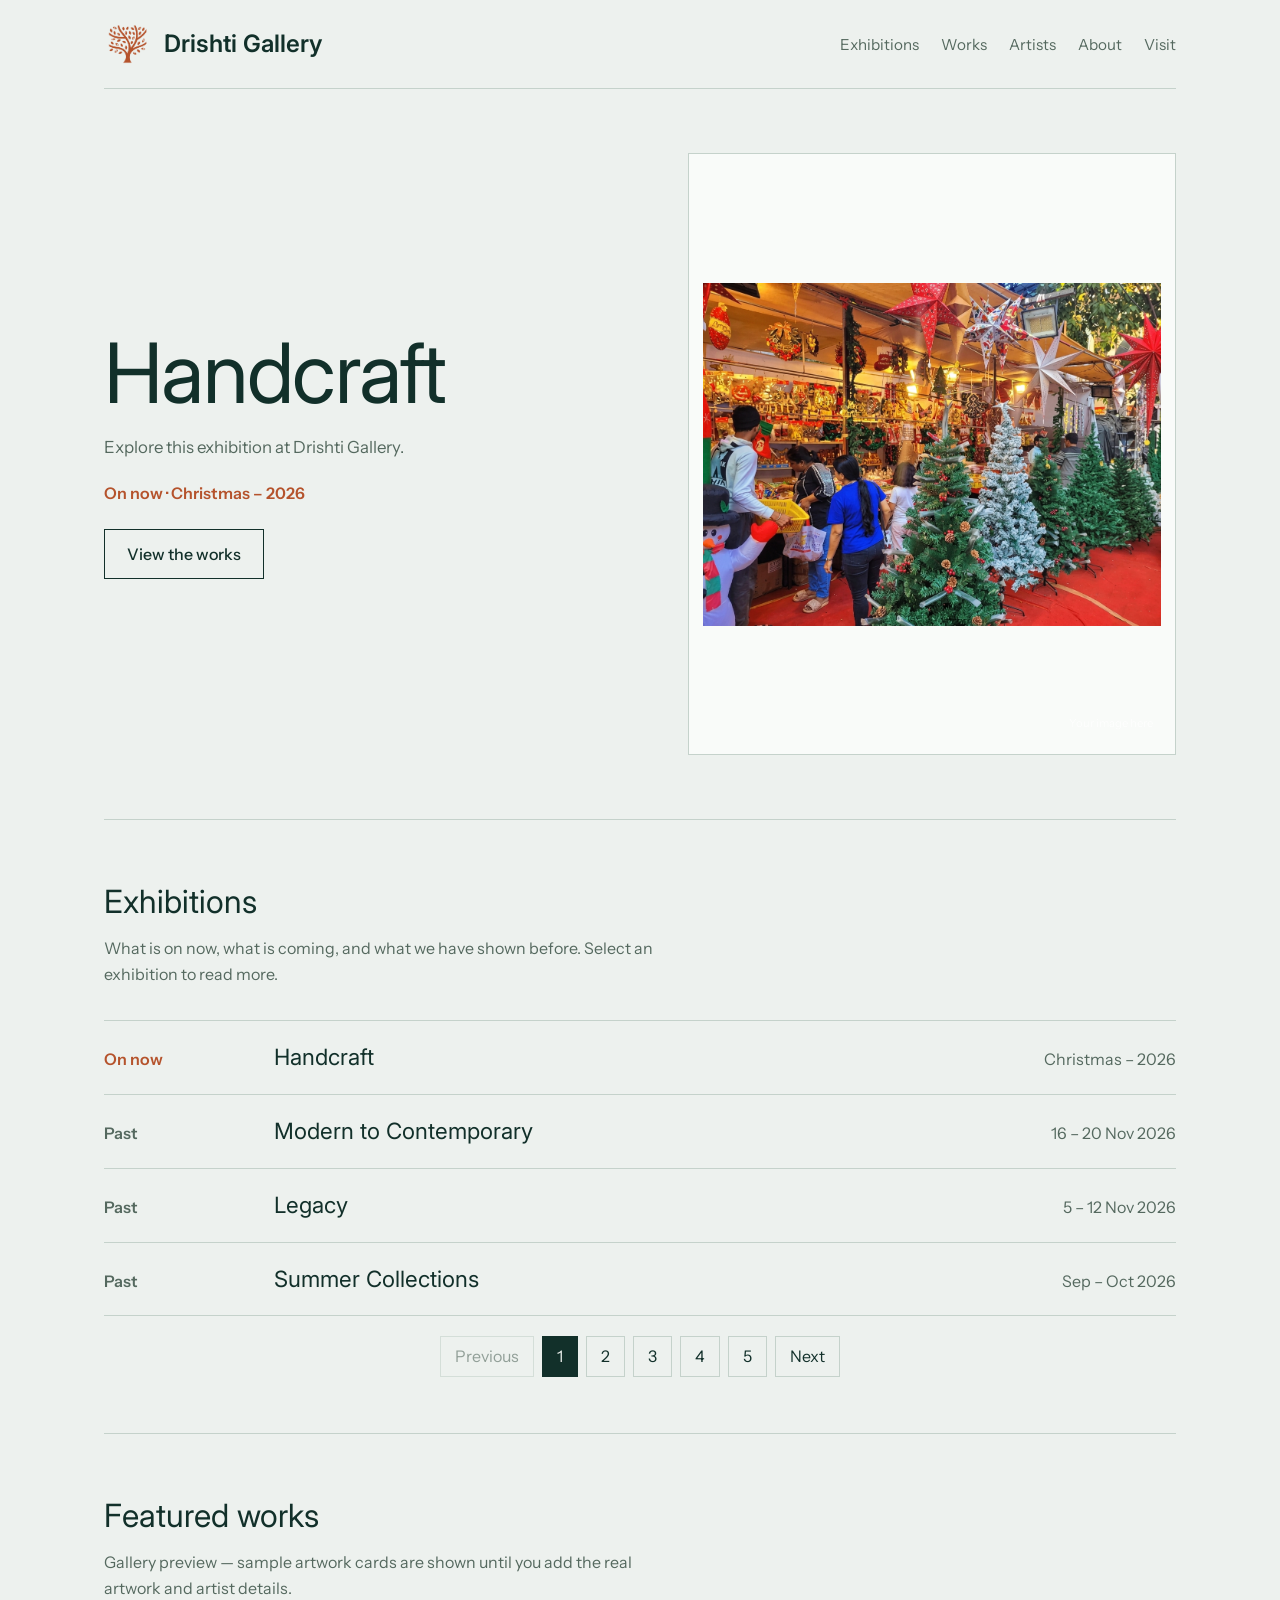
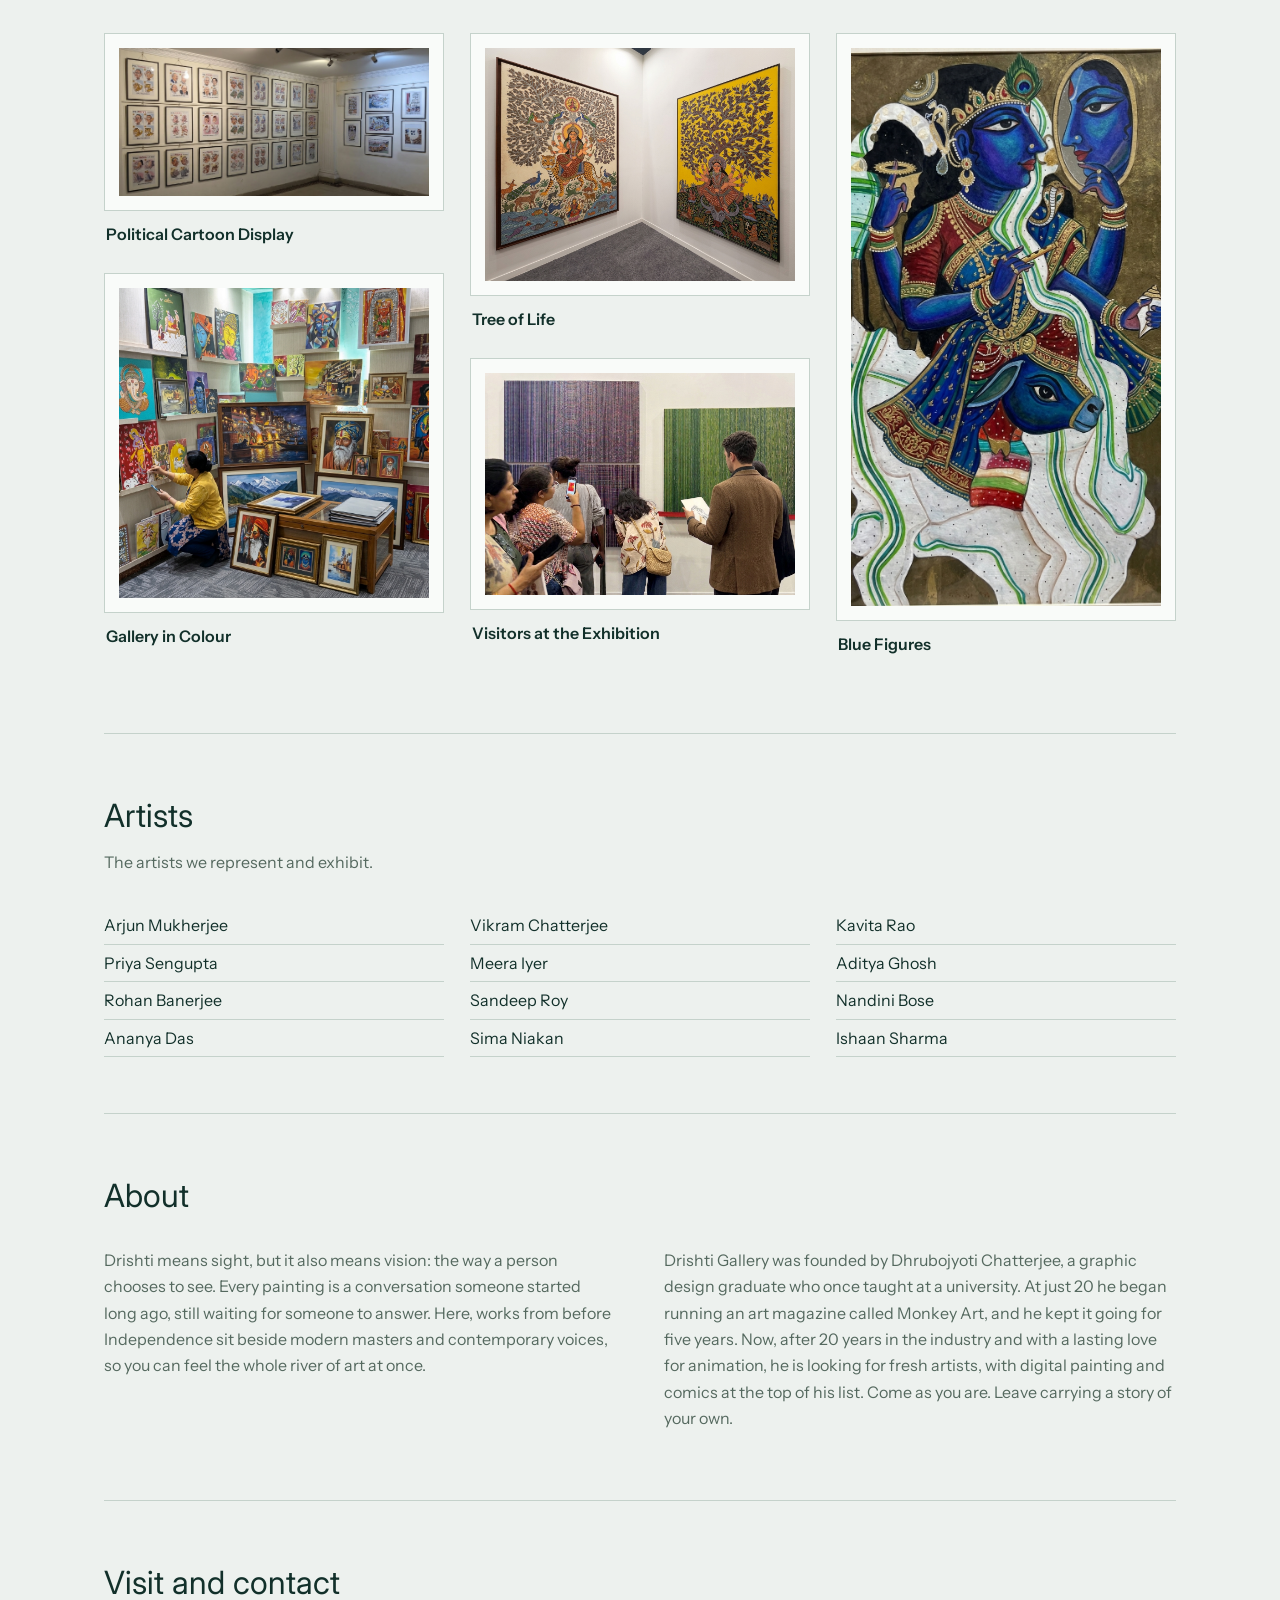
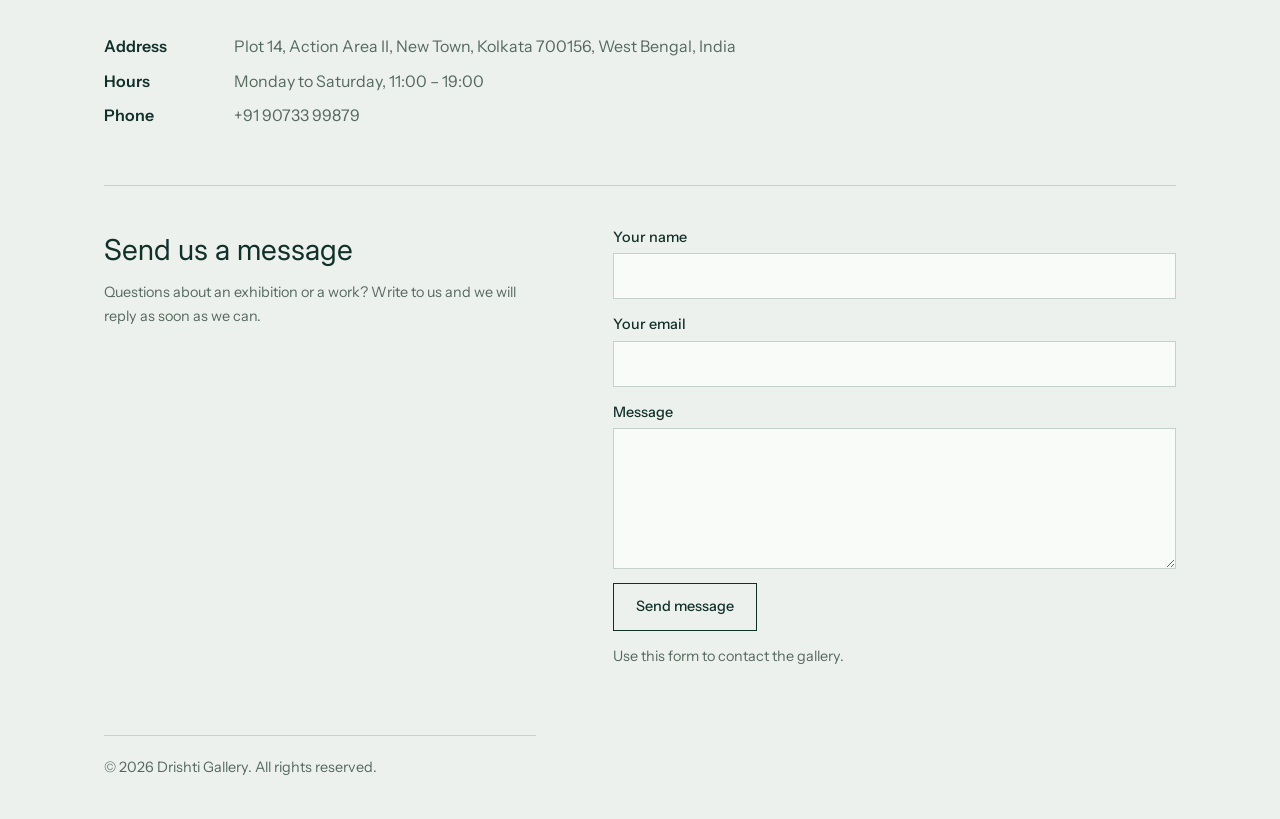
<file: index.html>
<!DOCTYPE html>
<html lang="en" dir="ltr">
<head>
<meta charset="utf-8">
<meta name="viewport" content="width=device-width, initial-scale=1, viewport-fit=cover">
<title>Drishti Gallery — Exhibitions and Artists</title>
<link rel="icon" type="image/png" sizes="64x64" href="favicon.png?v=2">
<link rel="stylesheet" href="style.css">
</head>
<body>
<div class="wrap">
  <header>
    <div class="brand"><img src="drishti.png" alt="Drishti Gallery logo"><b>Drishti Gallery</b></div>
    <nav><a href="#exhibitions">Exhibitions</a><a href="#works">Works</a><a href="#artists">Artists</a><a href="#about">About</a><a href="#visit">Visit</a></nav>
  </header>

  <div class="hero">
    <div>
      <h1>Legacy</h1>
      <p>Explore current and upcoming exhibitions at Drishti Gallery.</p>
      <div class="when">November 5 – 12, 2026</div>
      <a class="btn" href="#works">View the works</a>
    </div>
    <div class="frame"><div class="art" id="heroart" style="aspect-ratio:4/5"></div></div>
  </div>

  <section id="exhibitions">
    <h2>Exhibitions</h2>
    <p class="sub">What is on now, what is coming, and what we have shown before. Select an exhibition to read more.</p>
    <div class="ex" data-start="2026-12-01" data-end="2026-12-31"><div class="st">Upcoming</div><h3>Handcraft</h3><span class="d">Christmas – 2026</span></div>
    <div class="ex" data-start="2026-11-16" data-end="2026-11-20"><div class="st">Upcoming</div><h3>Modern to Contemporary</h3><span class="d">16 – 20 Nov 2026</span></div>
    <div class="ex" data-start="2026-11-05" data-end="2026-11-12"><div class="st">On now</div><h3>Legacy</h3><span class="d">5 – 12 Nov 2026</span></div>
    <div class="ex past" data-start="2026-09-01" data-end="2026-10-31"><div class="st">Past</div><h3>Summer Collections</h3><span class="d">Sep – Oct 2026</span></div>
    <div class="ex past" data-start="2025-05-01" data-end="2025-06-30"><div class="st">Past</div><h3>The Earthbound Divine</h3><span class="d">May – Jun 2025</span></div>
    <div class="ex past" data-start="2025-06-01" data-end="2025-06-30"><div class="st">Past</div><h3>Monsoon Reverie</h3><span class="d">Jun 2025</span></div>
    <div class="ex past" data-start="2025-04-01" data-end="2025-04-30"><div class="st">Past</div><h3>स्वर्णिम Swarnim</h3><span class="d">Apr 2025</span></div>
    <div class="ex past" data-start="2025-03-01" data-end="2025-03-31"><div class="st">Past</div><h3>Comics</h3><span class="d">Mar 2025</span></div>
    <div class="ex past" data-start="2024-12-01" data-end="2024-12-31"><div class="st">Past</div><h3>Colours of the Delta</h3><span class="d">Dec 2024</span></div>
    <div class="ex past" data-start="2024-11-01" data-end="2024-11-30"><div class="st">Past</div><h3>Echoes in Ink</h3><span class="d">Nov 2024</span></div>
    <div class="ex past" data-start="2024-10-01" data-end="2024-10-31"><div class="st">Past</div><h3>The Quiet Hour</h3><span class="d">Oct 2024</span></div>
    <div class="ex past" data-start="2024-09-01" data-end="2024-09-30"><div class="st">Past</div><h3>Fragments of Light</h3><span class="d">Sep 2024</span></div>
    <div class="ex past" data-start="2023-12-01" data-end="2023-12-31"><div class="st">Past</div><h3>Pigments and Parables</h3><span class="d">Dec 2023</span></div>
    <div class="ex past" data-start="2023-10-01" data-end="2023-11-30"><div class="st">Past</div><h3>Lines of Memory</h3><span class="d">Oct – Nov 2023</span></div>
    <div class="ex past" data-start="2023-08-01" data-end="2023-08-31"><div class="st">Past</div><h3>Whispers in Terracotta</h3><span class="d">Aug 2023</span></div>
    <div class="ex past" data-start="2023-03-01" data-end="2023-03-31"><div class="st">Past</div><h3>The Weaver’s Palette</h3><span class="d">Mar 2023</span></div>
    <div class="ex past" data-start="2022-12-01" data-end="2022-12-31"><div class="st">Past</div><h3>Studio Dialogues</h3><span class="d">Dec 2022</span></div>
    <div class="ex past" data-start="2022-10-01" data-end="2022-11-30"><div class="st">Past</div><h3>Rivers of Colour</h3><span class="d">Oct – Nov 2022</span></div>
    <div class="ex past" data-start="2022-07-01" data-end="2022-07-31"><div class="st">Past</div><h3>Shadows and Gold</h3><span class="d">Jul 2022</span></div>
    <div class="ex past" data-start="2022-03-01" data-end="2022-03-31"><div class="st">Past</div><h3>Canvas Chronicles</h3><span class="d">Mar 2022</span></div>
    <p class="empty" id="empty" hidden>No exhibitions on this page yet.</p>
    <div class="pager" id="pager" role="navigation" aria-label="Exhibition pages"></div>
  </section>

  <section id="works">
    <h2>Featured works</h2>
    <p class="sub">Gallery preview — sample artwork cards are shown until you add the real artwork and artist details.</p>
    <div class="wall" id="wall"></div>
  </section>

  <section id="artists">
    <h2>Artists</h2>
    <p class="sub">The artists we represent and exhibit.</p>
    <ul class="artists">
      <li>Arjun Mukherjee</li><li>Priya Sengupta</li><li>Rohan Banerjee</li><li>Ananya Das</li>
      <li>Vikram Chatterjee</li><li>Meera Iyer</li><li>Sandeep Roy</li><li>Sima Niakan</li>
      <li>Kavita Rao</li><li>Aditya Ghosh</li><li>Nandini Bose</li><li>Ishaan Sharma</li>
    </ul>
  </section>

  <section id="about">
    <h2>About</h2>
    <div class="two" style="margin-top:24px">
      <p>Drishti means sight, but it also means vision: the way a person chooses to see. Every painting is a conversation someone started long ago, still waiting for someone to answer. Here, works from before Independence sit beside modern masters and contemporary voices, so you can feel the whole river of art at once.</p>
      <p>Drishti Gallery was founded by Dhrubojyoti Chatterjee, a graphic design graduate who once taught at a university. At just 20 he began running an art magazine called Monkey Art, and he kept it going for five years. Now, after 20 years in the industry and with a lasting love for animation, he is looking for fresh artists, with digital painting and comics at the top of his list. Come as you are. Leave carrying a story of your own.</p>
    </div>
  </section>

  <section id="visit">
    <h2>Visit and contact</h2>
    <dl style="margin-top:24px">
      <dt>Address</dt><dd>Plot 14, Action Area II, New Town, Kolkata 700156, West Bengal, India</dd>
      <dt>Hours</dt><dd>Monday to Saturday, 11:00 – 19:00</dd>
      <dt>Phone</dt><dd>+91 90733 99879</dd>
    </dl>
  </section>

  <footer id="contact">
    <div class="msg">
      <div>
        <h2>Send us a message</h2>
        <p>Questions about an exhibition or a work? Write to us and we will reply as soon as we can.</p>
      </div>
      <form id="msgform" action="https://formspree.io/f/xrpqzkjn" method="POST">
        <input type="text" name="_gotcha" style="display:none">
        <label>Your name<input id="mname" name="name" autocomplete="name" required></label>
        <label>Your email<input id="memail" name="email" type="email" autocomplete="email" required></label>
        <label>Message<textarea id="mtext" name="message" rows="5" required></textarea></label>
        <button class="btn" type="submit">Send message</button>
        <p class="email-fallback">Use this form to contact the gallery.</p>
        <p id="mnote" role="status"></p>
      </form>
    </div>
    <p class="copy">© 2026 Drishti Gallery. All rights reserved.</p>
  </footer>
</div>

<dialog id="exdlg" aria-label="Exhibition details">
  <button type="button" id="exclose" aria-label="Close">×</button>
  <div class="art" id="exart" style="aspect-ratio:5/3"></div>
  <div class="meta"><p id="extag"></p><h3 id="extitle"></h3><p id="exdate"></p><p id="exdesc"></p></div>
</dialog>

<dialog id="dlg" aria-label="Artwork">
  <button type="button" id="close" aria-label="Close">×</button>
  <div class="art" id="dart"></div>
  <div class="meta"><h3 id="dt"></h3><p id="dm"></p></div>
</dialog>

<script>
// Gallery items are loaded from gallery.json.
function paint(el,w){el.style.background=w.img?"url('"+w.img+"') center/cover":w.g;if(w.img)el.classList.add("has")}
var exhibitionImages={"Legacy":"legacy.png","Handcraft":"handcraft.png","Summer Collections":"uploads/Summer Collection.png","The Earthbound Divine":"uploads/The Earthbound Divine.png","Monsoon Reverie":"uploads/Monsoon Reverie.png","Comics":"uploads/comic.png","स्वर्णिम Swarnim":"uploads/स्वर्णिम Swarnim.png","Fragments of Light":"uploads/Fragments of Light.png"};
function exhibitionImage(title){var path=exhibitionImages[title];return path?path.split("/").map(encodeURIComponent).join("/"):null}
(function(){
  var PER=4,rows=[].slice.call(document.querySelectorAll("#exhibitions .ex")),pg=document.getElementById("pager"),cur=1,n=Math.max(5,Math.ceil(rows.length/PER));
  function localDate(value){var p=value.split("-");return new Date(Number(p[0]),Number(p[1])-1,Number(p[2]))}
  var today=new Date();today.setHours(0,0,0,0);
  rows.forEach(function(row){
    var start=localDate(row.getAttribute("data-start")),end=localDate(row.getAttribute("data-end")),label=row.querySelector(".st"),status;
    if(today<start)status="Upcoming";else if(today>end)status="Past";else status="On now";
    label.textContent=status;row.classList.toggle("past",status==="Past");
  });
  var currentRow=rows.filter(function(row){return row.querySelector(".st").textContent==="On now"})[0];
  var nextRows=rows.filter(function(row){return row.querySelector(".st").textContent==="Upcoming"}).sort(function(a,b){return localDate(a.getAttribute("data-start"))-localDate(b.getAttribute("data-start"))});
  var heroRow=currentRow||nextRows[0]||rows.slice().sort(function(a,b){return localDate(b.getAttribute("data-end"))-localDate(a.getAttribute("data-end"))})[0];
  var hero=document.querySelector(".hero"),heroTitle=hero.querySelector("h1"),heroDate=hero.querySelector(".when"),heroFrame=hero.querySelector(".frame"),heroArt=document.getElementById("heroart");
  if(heroRow){
    var heroName=heroRow.querySelector("h3").textContent,heroImage=exhibitionImage(heroName);
    heroTitle.textContent=heroName;
    heroDate.textContent=heroRow.querySelector(".st").textContent+" · "+heroRow.querySelector(".d").textContent;
    hero.querySelector("p").textContent="Explore this exhibition at Drishti Gallery.";
    heroFrame.hidden=!heroImage;hero.classList.toggle("no-image",!heroImage);
    heroArt.style.background=heroImage?'url("'+heroImage+'") center/contain no-repeat':"none";
    heroArt.classList.toggle("exhibition-poster",!!heroImage);
  }else{hero.hidden=true}

  function btn(label,page,dis,on,aria){var b=document.createElement("button");b.type="button";b.textContent=label;b.disabled=dis;if(on)b.setAttribute("aria-current","page");if(aria)b.setAttribute("aria-label",aria);b.onclick=function(){cur=page;show()};return b}
  function show(){
    var s=(cur-1)*PER,e=s+PER,last=null;
    rows.forEach(function(r,i){var v=i>=s&&i<e;r.hidden=!v;r.classList.remove("last");if(v)last=r});
    if(last)last.classList.add("last");
    document.getElementById("empty").hidden=s<rows.length;
    pg.innerHTML="";
    pg.appendChild(btn("Previous",cur-1,cur===1,false));
    for(var p=1;p<=n;p++)pg.appendChild(btn(String(p),p,p===cur,p===cur,"Page "+p));
    pg.appendChild(btn("Next",cur+1,cur===n,false));
  }
  show();
})();
(function(){
  var T=[
    {n:"Digital Comics",d:"Stories told panel by panel on screen. This exhibition follows how artists build characters, pace a page, and use colour and lettering to carry a reader from one frame to the next.",s:'<svg xmlns="http://www.w3.org/2000/svg" viewBox="0 0 600 360"><rect width="600" height="360" fill="#2d3fd3"/><rect x="30" y="30" width="250" height="150" fill="#f9faf8"/><rect x="300" y="30" width="270" height="70" fill="#f9faf8"/><rect x="300" y="115" width="270" height="65" fill="#ffd166"/><rect x="30" y="195" width="540" height="135" fill="#f9faf8"/><ellipse cx="150" cy="95" rx="70" ry="38" fill="#2d3fd3"/><path d="M120 125l-14 28 40-20z" fill="#2d3fd3"/><circle cx="440" cy="262" r="46" fill="#ef476f"/></svg>'},
    {n:"Digital Painting",d:"Painting without a canvas. Layers, light and texture are built with a pen and a tablet, and the works show how classic ideas of colour and composition live on in a new medium.",s:'<svg xmlns="http://www.w3.org/2000/svg" viewBox="0 0 600 360"><defs><linearGradient id="g" x1="0" y1="0" x2="1" y2="1"><stop offset="0" stop-color="#1f6f5c"/><stop offset="1" stop-color="#a8d5c2"/></linearGradient></defs><rect width="600" height="360" fill="url(#g)"/><circle cx="460" cy="90" r="50" fill="#f7e3a1"/><path d="M-10 250C120 170 220 330 330 240S520 170 620 230V380H-10Z" fill="#e0a526" opacity=".85"/><path d="M-10 300C140 240 250 360 380 290S540 260 620 300V380H-10Z" fill="#c8553d" opacity=".9"/></svg>'},
    {n:"Illustration",d:"Images that tell a story or hold an idea. From book covers to editorial drawings, this exhibition looks at how a single picture can say what pages of text cannot.",s:'<svg xmlns="http://www.w3.org/2000/svg" viewBox="0 0 600 360"><rect width="600" height="360" fill="#f2c9a0"/><circle cx="130" cy="110" r="46" fill="#6b3fa0"/><circle cx="480" cy="250" r="56" fill="#ef476f" opacity=".85"/><path d="M300 330C220 250 220 120 300 40C380 120 380 250 300 330Z" fill="#1f6f5c"/><path d="M300 330V70" stroke="#f9faf8" stroke-width="6" fill="none"/></svg>'}
  ];
  var dlg=document.getElementById("exdlg"),art=document.getElementById("exart");
  [].slice.call(document.querySelectorAll("#exhibitions .ex")).forEach(function(r,i){
    var t=T[i%3];
    r.tabIndex=0;r.setAttribute("role","button");
    function open(){
      var title=r.querySelector("h3").textContent;
      var exhibitFile=exhibitionImage(title);
      art.hidden=!exhibitFile;
      art.style.background=exhibitFile?'url("'+exhibitFile+'") center/contain no-repeat':"none";
      art.classList.toggle("exhibition-poster",!!exhibitFile);
      document.getElementById("extag").textContent=t.n;
      document.getElementById("extitle").textContent=r.querySelector("h3").textContent;
      document.getElementById("exdate").textContent=r.querySelector(".st").textContent+" · "+r.querySelector(".d").textContent;
      document.getElementById("exdesc").textContent=t.d;
      dlg.showModal();
    }
    r.addEventListener("click",open);
    r.addEventListener("keydown",function(e){if(e.key==="Enter"||e.key===" "){e.preventDefault();open()}});
  });
  document.getElementById("exclose").onclick=function(){dlg.close()};
  dlg.addEventListener("click",function(e){if(e.target===dlg)dlg.close()});
})();

var wall=document.getElementById("wall"),dlg=document.getElementById("dlg");
fetch("gallery.json?v=5").then(function(r){if(!r.ok)throw new Error("Gallery data not found");return r.json()}).then(function(data){var WORKS=Array.isArray(data)?data:data.works;WORKS.forEach(function(w){
  var b=document.createElement("button");b.type="button";b.className="work";
  b.innerHTML='<div class="frame"><div class="art"></div></div><div class="cap"><b></b><span></span></div>';
  var a=b.querySelector(".art");a.style.aspectRatio=w.r;paint(a,w);
  b.querySelector("b").textContent=w.title;
  var artist=b.querySelector("span");if(w.artist&&w.artist.trim()!=="Artist not listed")artist.textContent=w.artist;else artist.remove();
  b.onclick=function(){
    var d=document.getElementById("dart");d.className="art";d.style.aspectRatio=w.r;paint(d,w);
    document.getElementById("dt").textContent=w.title;
    document.getElementById("dm").textContent=((w.artist||"").trim()&&w.artist.trim()!=="Artist not listed"?w.artist.trim()+", ":"")+w.d;
    dlg.showModal();
  };
  wall.appendChild(b);
});
}).catch(function(){wall.textContent="Gallery works could not be loaded.";});
document.getElementById("close").onclick=function(){dlg.close()};
dlg.addEventListener("click",function(e){if(e.target===dlg)dlg.close()});
</script>
</body>
</html>
</file>
<file: style.css>
/* Drishti Gallery: stylesheet
   Palette: emerald and copper (light and dark)
   To change the look, edit the variables in the first two blocks only. */

@import url("https://fonts.googleapis.com/css2?family=Instrument+Sans:wght@400;500;600&family=Inter:wght@400;500;600;700&display=swap");

/* ---------- Colours and fonts ---------- */
:root {
  /* light theme */
  --bg: #edf1ee;      /* page background */
  --ink: #12302a;     /* main text, deep emerald */
  --mute: #55695f;    /* secondary text */
  --line: #c5d2cb;    /* hairlines and borders */
  --accent: #b5532c;  /* copper: links, dates, hover, focus */
  --mat: #f9fbf9;     /* cards, frames, form fields */

  /* fonts */
  --font-display: "Inter", system-ui, sans-serif;
  --font-body: "Instrument Sans", system-ui, sans-serif;

  color-scheme: light;
  box-sizing: border-box;
  padding-top: env(safe-area-inset-top, 0px);
  padding-bottom: env(safe-area-inset-bottom, 0px);
}

/* dark theme: follows the visitor's device unless data-theme="light" is set */
@media (prefers-color-scheme: dark) {
  :root:not([data-theme="light"]) {
    --bg: #0f1a16;
    --ink: #e5ece8;
    --mute: #93a59c;
    --line: #2a3a33;
    --accent: #e8935f;
    --mat: #17241f;
    color-scheme: dark;
  }
}
:root[data-theme="dark"] {
  --bg: #0f1a16;
  --ink: #e5ece8;
  --mute: #93a59c;
  --line: #2a3a33;
  --accent: #e8935f;
  --mat: #17241f;
  color-scheme: dark;
}

/* ---------- Base ---------- */
html { scroll-padding-top: env(safe-area-inset-top, 0px); scroll-behavior: smooth; }
* { box-sizing: border-box; }
body { margin: 0; background: var(--bg); color: var(--ink); font-family: var(--font-body); line-height: 1.65; }
h1, h2, h3 { font-family: var(--font-display); font-weight: 400; margin: 0; }
a { color: inherit; }
:focus-visible { outline: 2px solid var(--accent); outline-offset: 3px; }
.wrap { max-width: 1120px; margin: 0 auto; padding: 0 24px; }

/* ---------- Header ---------- */
header { display: flex; justify-content: space-between; align-items: center; gap: 16px; flex-wrap: wrap; padding: 20px 0; border-bottom: 1px solid var(--line); }
header b { font-family: var(--font-display); font-size: 1.5rem; font-weight: 600; }
.brand { display: flex; align-items: center; gap: 12px; }
.brand img { display: block; width: 48px; height: 48px; object-fit: cover; border-radius: 50%; }
nav a { margin-left: 22px; text-decoration: none; color: var(--mute); font-size: .95rem; }
nav a:hover { color: var(--accent); }

/* ---------- Hero ---------- */
.hero { display: grid; grid-template-columns: 1.1fr 1fr; gap: 48px; align-items: center; padding: 64px 0; }
.hero.no-image { grid-template-columns: 1fr; }
.hero h1 { font-size: clamp(2.6rem, 7vw, 5.2rem); line-height: 1.05; letter-spacing: -.02em; margin-bottom: 18px; }
.hero p { color: var(--mute); max-width: 30em; margin: 0 0 8px; font-size: 1.05rem; }
.hero .when { color: var(--accent); font-weight: 600; margin: 18px 0 22px; }

/* ---------- Buttons ---------- */
.btn { display: inline-block; padding: 11px 22px; border: 1px solid var(--ink); text-decoration: none; font-weight: 500; }
.btn:hover { background: var(--ink); color: var(--bg); }

/* ---------- Frames and artwork ---------- */
.frame { background: var(--mat); padding: 14px; border: 1px solid var(--line); }
.art { width: 100%; background-size: cover; background-position: center; position: relative; }
.art::after { content: "Your image here"; position: absolute; right: 8px; bottom: 8px; font-size: .7rem; color: #fff; opacity: .8; }
.art.has::after { display: none; }
.art.exhibition-poster { background-color: var(--mat); }

/* ---------- Sections ---------- */
section { border-top: 1px solid var(--line); padding: 56px 0; }
section > h2 { font-size: 2rem; margin-bottom: 6px; }
section > .sub { color: var(--mute); margin: 0 0 32px; max-width: 36em; }

/* ---------- Exhibitions list ---------- */
.ex { display: grid; grid-template-columns: 150px 1fr auto; gap: 20px; align-items: baseline; padding: 18px 0; border-top: 1px solid var(--line); cursor: pointer; }
.ex.last { border-bottom: 1px solid var(--line); }
.ex[hidden] { display: none; }
.ex .st { font-weight: 600; color: var(--accent); }
.ex.past .st { color: var(--mute); }
.ex h3 { font-size: 1.4rem; }
.ex:hover h3 { color: var(--accent); }
.ex span.d { color: var(--mute); }

/* pagination */
.pager { display: flex; justify-content: center; gap: 8px; margin-top: 20px; flex-wrap: wrap; }
.pager button { font: inherit; background: none; color: var(--ink); border: 1px solid var(--line); padding: 6px 14px; cursor: pointer; }
.pager button:not(:disabled):hover { border-color: var(--accent); }
.pager button[aria-current] { background: var(--ink); color: var(--bg); border-color: var(--ink); }
.pager button:disabled { color: var(--mute); cursor: default; opacity: .6; }
.pager button[aria-current]:disabled { color: var(--bg); opacity: 1; }
.empty { margin: 0; padding: 24px 0; text-align: center; color: var(--mute); border-top: 1px solid var(--line); border-bottom: 1px solid var(--line); }

/* ---------- Featured works ---------- */
.wall { columns: 3 250px; column-gap: 26px; }
.work { break-inside: avoid; margin: 0 0 26px; cursor: pointer; background: none; border: 0; padding: 0; width: 100%; text-align: left; font: inherit; color: inherit; display: block; }
.work:hover .frame { border-color: var(--accent); }
.cap { padding: 10px 2px 0; }
.cap b { font-weight: 600; display: block; }
.cap span { color: var(--mute); font-size: .9rem; }

/* ---------- Artists ---------- */
.artists { columns: 3 200px; column-gap: 26px; list-style: none; margin: 0; padding: 0; }
.artists li { padding: 5px 0; border-bottom: 1px solid var(--line); break-inside: avoid; }

/* ---------- About, visit ---------- */
.two { display: grid; grid-template-columns: 1fr 1fr; gap: 48px; }
.two p { color: var(--mute); margin: 0 0 12px; max-width: 34em; }
dl { margin: 0; display: grid; grid-template-columns: 110px 1fr; gap: 8px 20px; }
dt { font-weight: 600; }
dd { margin: 0; color: var(--mute); }

/* ---------- Footer and message form ---------- */
footer { border-top: 1px solid var(--line); padding: 40px 0; color: var(--mute); font-size: .9rem; }
footer .msg { display: grid; grid-template-columns: 1fr 1.2fr; gap: 40px; padding-bottom: 32px; }
footer h2 { font-size: 1.8rem; color: var(--ink); margin-bottom: 8px; }
footer p { margin: 0; max-width: 30em; }
footer .copy { border-top: 1px solid var(--line); padding-top: 20px; }
#msgform { display: grid; gap: 14px; }
#msgform label { display: grid; gap: 4px; font-weight: 500; color: var(--ink); font-size: .9rem; }
#msgform input, #msgform textarea { font: inherit; color: var(--ink); background: var(--mat); border: 1px solid var(--line); padding: 10px 12px; width: 100%; }
#msgform input:focus, #msgform textarea:focus { border-color: var(--accent); }
#msgform .btn { justify-self: start; font: inherit; font-weight: 500; background: none; color: var(--ink); cursor: pointer; }
#msgform .btn:hover { background: var(--ink); color: var(--bg); }
#mnote { min-height: 1.4em; }
#mnote.err { color: #d64545; }
#msgform .email-fallback { color: var(--mute); font-size: .9rem; }
#msgform .email-fallback a { color: var(--accent); }

/* ---------- Popups ---------- */
dialog { border: 0; padding: 0; background: var(--mat); color: var(--ink); max-width: min(92vw, 820px); width: 100%; box-shadow: 0 20px 60px rgba(0, 0, 0, .35); }
dialog::backdrop { background: rgba(8, 12, 11, .72); }
dialog .art { max-height: 70vh; min-height: 280px; }
dialog .meta { padding: 18px 22px 22px; }
dialog h3 { font-size: 1.6rem; }
dialog p { margin: 6px 0 0; color: var(--mute); }
dialog button { position: absolute; top: 10px; right: 10px; background: var(--bg); color: var(--ink); border: 1px solid var(--line); width: 38px; height: 38px; border-radius: 50%; font-size: 1.2rem; cursor: pointer; }
#extag { margin: 0; color: var(--accent); font-weight: 600; font-size: .8rem; letter-spacing: .06em; text-transform: uppercase; }
#exdate { font-weight: 500; }

/* ---------- Small screens ---------- */
@media (max-width: 760px) {
  .hero, .two { grid-template-columns: 1fr; gap: 28px; }
  .ex { grid-template-columns: 1fr; gap: 4px; }
  footer .msg { grid-template-columns: 1fr; }
  nav a { margin: 0 14px 0 0; }
}
@media (prefers-reduced-motion: reduce) { html { scroll-behavior: auto; } }
</file>
